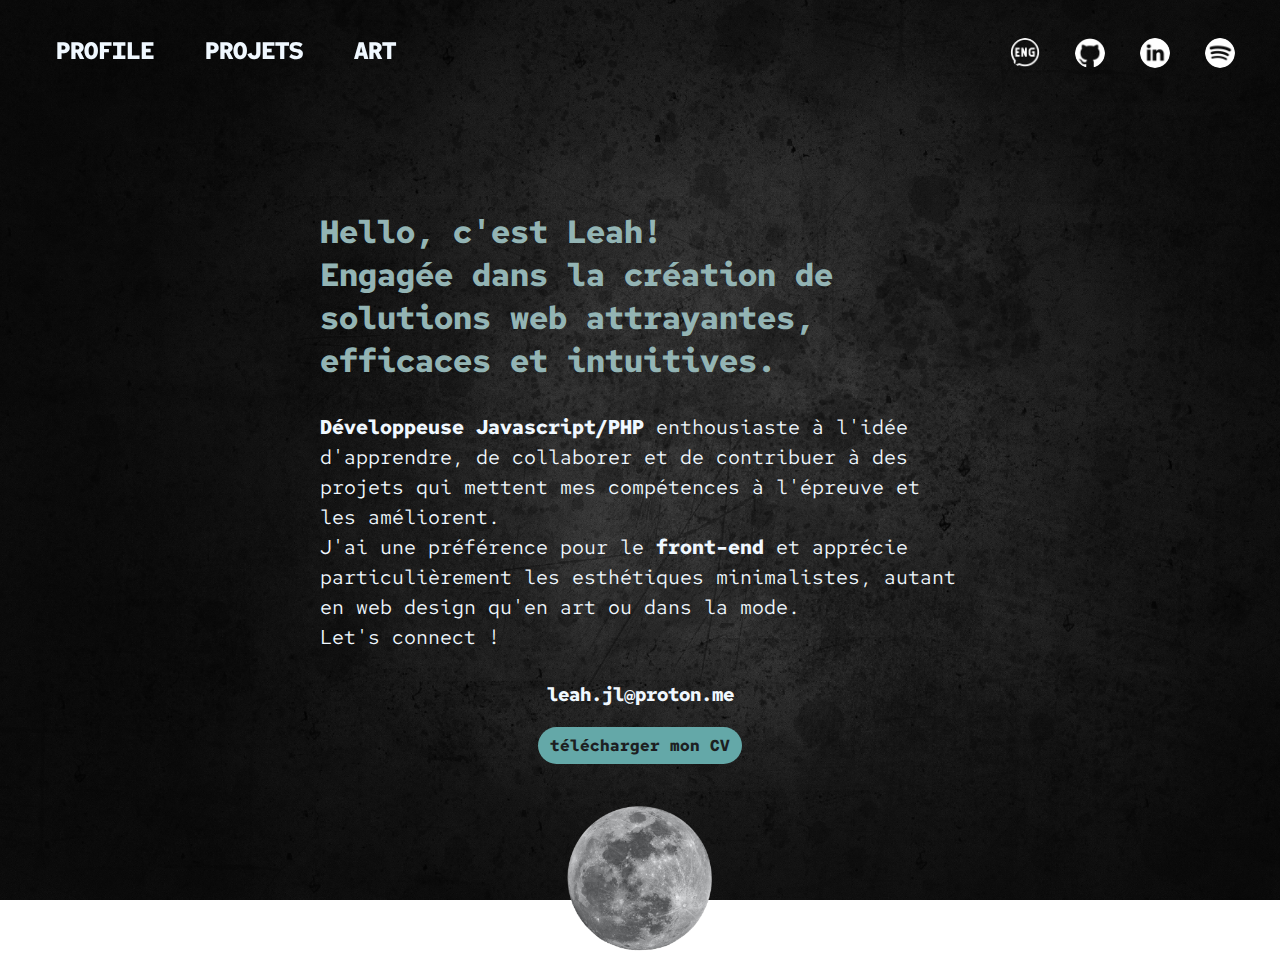
<file: index.html>
<!DOCTYPE html>
<html lang="en">

<head>
    <meta charset="UTF-8">
    <title>Leah Joannes-Laplace | Développeuse Javascript & PHP | Portfolio</title>
    <meta name="description"
        content="Développeuse Javascript & PHP - Engagée dans la création de solutions web attrayantes, efficaces et intuitives. Venez découvrir mes réalisations et entrons en contact !">
    <meta http-equiv="X-UA-Compatible" content="IE=edge">
    <meta name="viewport" content="width=device-width, initial-scale=1.0">
    <link rel="stylesheet" href="style.css">
    <script src="script.js" defer></script>
</head>

<body>

    <nav>
        <div class="main_navlinks">
            <button onclick="toggleNav()" class="hamburger" type="button" aria-label="Toggle navigation">
                <span></span>
                <span></span>
                <span></span>
            </button>
            <div class="navlinks_container">

                <a href="index.html" onclick="toggleNav()" class="anchor" class="navlinks">
                    <h2>PROFILE</h2>
                </a>
                <a href="work.html" onclick="toggleNav()" class="anchor" class="navlinks">
                    <h2>PROJETS</h2>
                </a>
                <a href="art.html" onclick="toggleNav()" class="anchor" class="navlinks">
                    <h2>ART</h2>
                </a>

            </div>
        </div>

        <div class="social">
            <div class="logo_container"><a href="ENindex.html"><img src="logo/eng.png" class="logo"
                        alt="logo english"></a></div>
            <div class="logo_container"><a href="https://github.com/Hela6" target="_blank"><img src="logo/github.png"
                        alt="logo github" class="logo" /></a></div>
            <div class="logo_container"><a href="https://www.linkedin.com/in/leah-joannes-laplace-71b0b5250/"
                    target="_blank"><img src="logo/linkedin.png" alt="logo linkedin" class="logo" /></a></div>
            <div class="logo_container"><a
                    href="https://open.spotify.com/user/9herm2hm1dtyrqo18m0o8vmne?si=7f9fb16e736d4c9a"
                    target="_blank"><img src="logo/spotify.png" alt="logo music" class="logo" /></a></div>
        </div>
    </nav>

    <main>
        <h1 class="about_me_title">Hello, c'est Leah!<br>Engagée dans la création de solutions web attrayantes,
            efficaces et intuitives.
        </h1>

        <p class="about_me_text"><strong>Développeuse Javascript/PHP</strong> enthousiaste à l'idée d'apprendre, de
            collaborer et de
            contribuer à des projets qui mettent mes compétences à
            l'épreuve et les améliorent.<br>
            J'ai une préférence pour le <strong>front-end</strong> et apprécie particulièrement les esthétiques
            minimalistes, autant en web design qu'en art ou
            dans la mode.<br>Let's connect !
        </p>

        <h3>leah.jl@proton.me</h3>

        <a href="CV Leah Joannes-Laplace FR.pdf" class="cv" download>
            télécharger mon CV
        </a>



        <div class="moon_container">
            <img src="./img/moon.png" class="moon" alt="picture of the full moon">
        </div>


    </main>

</body>

</html>
</file>
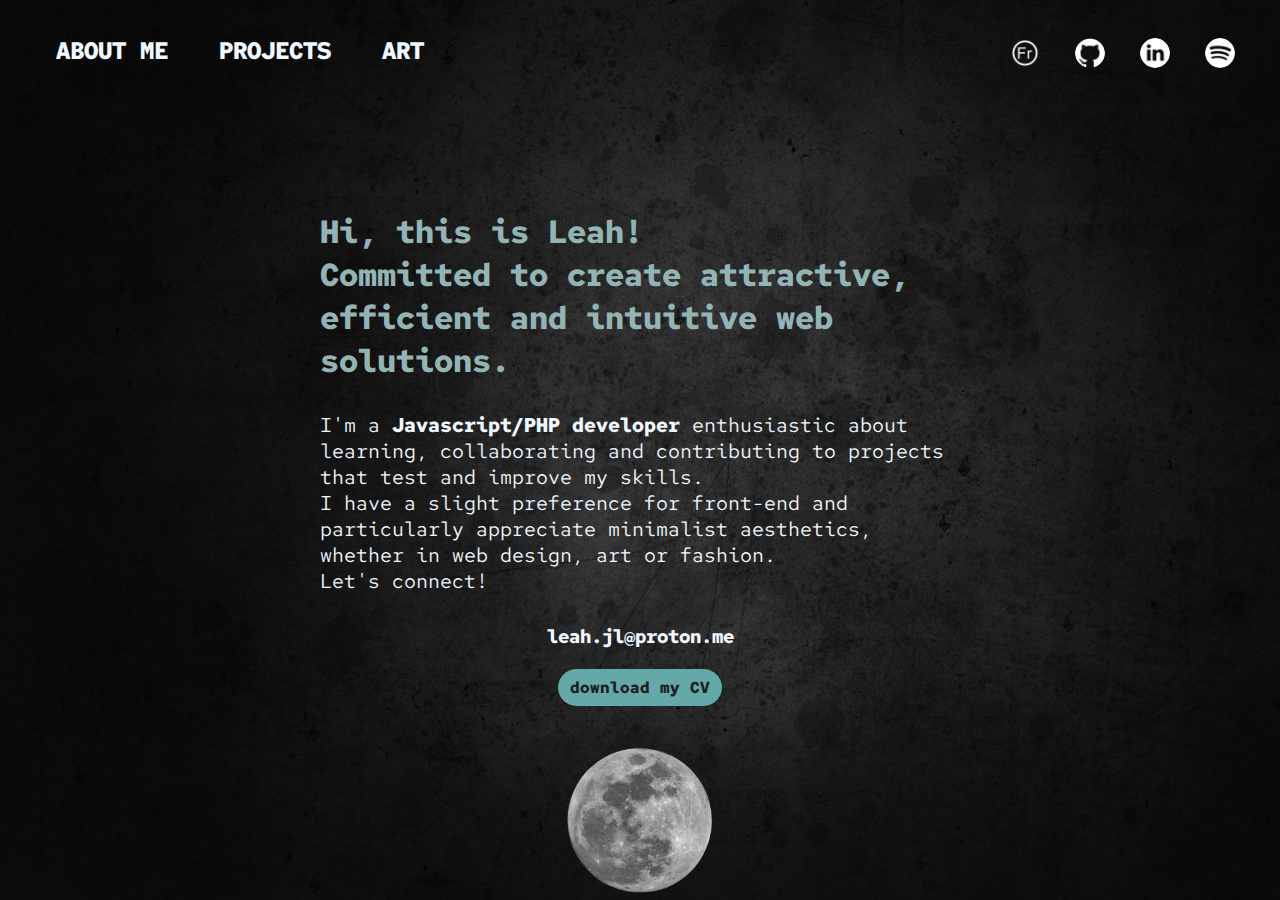
<file: ENindex.html>
<!DOCTYPE html>
<html lang="en">

<head>
    <meta charset="UTF-8">
    <title>Leah Joannes-Laplace | Javascript & PHP developer | Portfolio</title>
    <meta name="description"
        content="Javascript & PHP developer -  Committed to create attractive, efficient and intuitive web solutions. Take a look at my work and let's connect!">
    <meta http-equiv="X-UA-Compatible" content="IE=edge">
    <meta name="viewport" content="width=device-width, initial-scale=1.0">
    <link rel="stylesheet" href="style.css">
    <script src="script.js" defer></script>

</head>

<body>

    <nav>
        <div class="main_navlinks">
            <button onclick="toggleNav()" class="hamburger" type="button" aria-label="Toggle navigation">
                <span></span>
                <span></span>
                <span></span>
            </button>
            <div class="navlinks_container">

                <a href="ENindex.html" onclick="toggleNav()" class="anchor" class="navlinks">
                    <h2>ABOUT ME</h2>
                </a>
                <a href="ENwork.html" onclick="toggleNav()" class="anchor" class="navlinks">
                    <h2>PROJECTS</h2>
                </a>
                <a href="ENart.html" onclick="toggleNav()" class="anchor" class="navlinks">
                    <h2>ART</h2>
                </a>

            </div>
        </div>
        <div class="social">
            <div class="logo_container"><a href="index.html"><img src="logo/fr.png" alt="logo french"
                        class="logo" /></a></div>
            <div class="logo_container"><a href="https://github.com/Hela6" target="_blank"><img src="logo/github.png"
                        alt="logo github" class="logo" /></a></div>
            <div class="logo_container"><a href="https://www.linkedin.com/in/leah-joannes-laplace-71b0b5250/"
                    target="_blank"><img src="logo/linkedin.png" alt="logo linkedin" class="logo" /></a></div>
            <div class="logo_container"><a
                    href="https://open.spotify.com/user/9herm2hm1dtyrqo18m0o8vmne?si=7f9fb16e736d4c9a"
                    target="_blank"><img src="logo/spotify.png" alt="logo music" class="logo" /></a></div>
        </div>
    </nav>

    <main>
        <h1 class="about_me_title">Hi, this is Leah!<br>Committed to create attractive, efficient and intuitive web
            solutions.
        </h1>

        <p>I'm a <strong>Javascript/PHP developer</strong> enthusiastic about learning, collaborating and contributing
            to projects that test and
            improve my skills.<br>
            I have a slight preference for front-end and particularly appreciate minimalist aesthetics, whether in web
            design, art
            or fashion.<br>
            Let's connect!
        </p>

        <h3>leah.jl@proton.me</h3>

        <a href="CV Leah Joannes-Laplace EN.pdf" class="cv" download>
            download my CV
        </a>

        <div class="moon_container">
            <img src="./img/moon.png" class="moon" alt="picture of the full moon">
        </div>

    </main>

</body>

</html>
</file>
<file: style.css>
@import url('https://fonts.googleapis.com/css2?family=Red+Hat+Mono:ital,wght@0,300;0,400;0,500;0,600;0,700;1,300;1,400;1,500;1,600;1,700&display=swap');

html,
body {
  font-family: 'Red Hat Mono', monospace;
  width: 100%;
  background-image: url("./img/rocks1.jpg");
  background-size: cover;
  background-repeat: no-repeat;
  background-attachment: fixed;
  margin: 0 auto;
  color: aliceblue;
}

nav,
section {
  width: 100%;
  display: flex;
  box-sizing: border-box;
}

/* nav_________________________________________________________*/
nav {
  justify-content: space-between;
  flex-direction: row;
  align-items: center;
  margin: 0 auto;
  padding: 30px;
  position: sticky;
  top: 0;
  z-index: 100;
  background-color: #1d1d1d00;
  height: 100px;
}

.hamburger {
  display: none;
}

.navlinks_container {
  display: flex;
  flex-direction: row;
}

.navlinks_container a {
  text-decoration: none;
  color: aliceblue;
  margin: 0 10px;
  font-weight: bold;
  display: inline-block;
  position: relative;
  margin: auto 2vw;
}

.navlinks_container a::after {
  content: "";
  display: block;
  position: absolute;
  bottom: -3px;
  width: 100%;
  height: 1px;
  transform: scaleX(0);
  transform-origin: left;
  background: #749ba1;
  transition: transform 0.3s ease-out;
}

.navlinks_container a:hover::after {
  transform: scaleX(1);
}

/*social media_________________________________________________________*/
.social {
  padding-top: 10px;
}

.logo_container {
  display: inline-block;
  position: relative;
  border-radius: 50%;
  height: 30px;
  width: 30px;
  margin: 10px 15px 10px 10px;
}

.logo_container:hover {
  display: inline-block;
  position: relative;
  border-radius: 50%;
  height: 30px;
  width: 30px;
  margin: 10px 15px 10px 10px;
  box-shadow: 0px 0px 15px 1px aliceblue;
}

.logo {
  width: auto;
  height: 30px;
  display: block;
  border-radius: 50%;
  cursor: pointer;
}

/* main page________________________________________________________________*/
section,
.projects {
  display: flex;
  flex-direction: column;
  justify-content: center;
  align-items: center;
}

main {
  display: flex;
  flex-direction: column;
  align-items: center;
  margin-top: 5em;
}

a {
  text-decoration: none;
  color: aliceblue;
  font-weight: bold;
}

h1 {
  font-size: 2em;
  margin: 30px auto;
  color: #93b4b4;
  width: 50%;
  text-align: center;
}

.about_me_title {
  text-align: left;
}

h2:hover,
a:hover {
  cursor: pointer;
  color: #64a8a8;
}

h3 {
  color: aliceblue;
  margin: 20px auto;
}

h3,
span {
  display: flex;
  justify-content: center;
}

span {
  color: #93b4b4;
  margin-bottom: 20px;
}

p {
  margin: 0 auto 10px;
  font-size: 1.25em;
  width: 50%;
}

em {
  font-weight: normal;
}

.about_me_text {
  text-align: left;
  line-height: 1.5em;
}

.cv {
  border-radius: 20px;
  padding: 8px 12px;
  background-color: #64a8a8;
  color: rgb(29, 31, 34);
  margin-bottom: 15px;
}

.cv:hover {
  background-color: aliceblue;
  color: #3a6d6d;
}

.project_desc {
  width: 100%;
  display: flex;
  flex-direction: row;
  justify-content: center;
}

.desc {
  font-weight: lighter;
  color: aliceblue;
}

.swiper {
  width: 750px;
  height: 650px;
  display: flex;
  justify-content: center;
}

.swiper-slide {
  width: 100%;
}

.swiper-slide img {
  width: 100%;
  height: auto;
}

.controls {
  display: flex;
  flex-direction: row;
  justify-content: space-evenly;
  width: 10%;
  margin-top: 30px;
}

.swiper-pagination-bullets.swiper-pagination-horizontal {
  position: unset;
  display: flex;
  align-items: center;
  justify-content: center;
}

.swiper-pagination .swiper-pagination-bullet-active {
  background-color: #3a6d6d;
}

.moon_container {
  width: 160px;
  margin-top: 25px;
}

.moon {
  width: 100%;
}

.images {
  max-width: 20%;
  margin-left: auto;
  margin-right: auto;
  margin: 5px auto 100px auto;
}

/* responsive for smaller screens________________________________________________________________________*/
@media screen and (max-width: 1468px) {

  h1,
  p {
    width: 50%;
  }
}

/* responsive for smaller screens________________________________________________________________________*/
@media screen and (max-width: 1268px) {
  main {
    display: flex;
    flex-direction: column;
    align-items: center;
  }

  .navlinks_container a {
    justify-content: space-between;
  }

  h1 {
    font-size: 2em;
    width: 80%;
  }

  h2 {
    font-size: 1.2em;
  }

  p {
    width: 80%;
  }

  .project_desc {
    width: 80%;
    text-align: center;
    flex-direction: column;
  }

  .project_title {
    display: flex;
    flex-direction: column;
    justify-content: center;
    text-align: center;
  }

  .swiper {
    width: 600px;
    height: 500px;
  }

  .swiper-slide {
    width: 100%;
  }

  .swiper-slide img {
    width: 100%;
    height: auto;
  }

  .controls {
    width: 30%;
  }

  .moon_container {
    width: 130px;
    display: none;
  }

  .images {
    max-width: 30%;
  }
}

/* responsive for tablets________________________________________________________________________________*/
@media screen and (max-width: 768px) {
  h1 {
    font-size: 1.5em;
    margin: 30px auto;
  }

  p {
    margin: 0 15px 20px 15px;
    font-size: 1em;
    width: 75%;
  }

  .swiper {
    width: 500px;
    height: 450px;
  }

  .images {
    max-width: 40%;
  }
}

/* responsive for smartphones__________________________________________________________________________ */
@media screen and (max-width: 668px) {
  nav {
    padding: 15px;
    height: 70px;
    justify-content: space-between;
  }

  h1 {
    font-size: 1.25em;
    width: 85%;
  }

  p {
    margin: 0 15px 20px 15px;
    width: 85%;
  }

  h3 {
    text-align: center;
  }

  .swiper {
    width: 310px;
    height: auto;
    align-items: center;
  }

  .controls {
    width: 50%;
    margin-top: 0px;
  }

  .images {
    max-width: 50%;
  }

  /* burger menu ________________________________________*/
  .hamburger {
    width: 30px;
    height: 30px;
    cursor: pointer;
    border: none;
    display: flex;
    background: #1c1c1c00;
    align-items: center;
    position: relative;
  }

  .hamburger span {
    display: block;
    width: 80%;
    height: 2px;
    background: rgb(240, 242, 243);
    border-radius: 10px;
    position: absolute;
    pointer-events: none;
    transition: opacity 0.3s 0.15s ease-out;
  }

  .hamburger span:nth-child(1) {
    transform: translateY(7px);
  }

  .hamburger span:nth-child(3) {
    transform: translateY(-7px);
  }

  .hamburger span:nth-child(1),
  .hamburger span:nth-child(3) {
    transition: transform 0.3s ease-out;
  }

  .hamburger.open span:nth-child(1) {
    transform: translate(0) rotate(135deg);
  }

  .hamburger.open span:nth-child(2) {
    opacity: 0;
    transition: opacity 0s ease-out;
  }

  .hamburger.open span:nth-child(3) {
    transform: translate(0) rotate(-135deg);
  }

  .navlinks_container {
    flex-direction: column;
    background: #1c1c1c;
    justify-content: first baseline;
    align-items: center;
    position: absolute;
    top: 100%;
    left: 0;
    height: 100vh;
    width: 100%;
    border-right: 1px solid rgba(50, 51, 51, 0);
    transform: translateX(-100%);
    transition: transform 0.4s ease-out;
  }

  .navlinks_container.open {
    transform: translateX(0%);
  }

  .navlinks_container a {
    justify-content: space-around;
    margin: 30px;
    font-size: 0.8em;
  }

  .navlinks_container a:hover::after {
    transform: scaleX(0);
  }

  button {
    margin: 15px auto;
  }
}
</file>
